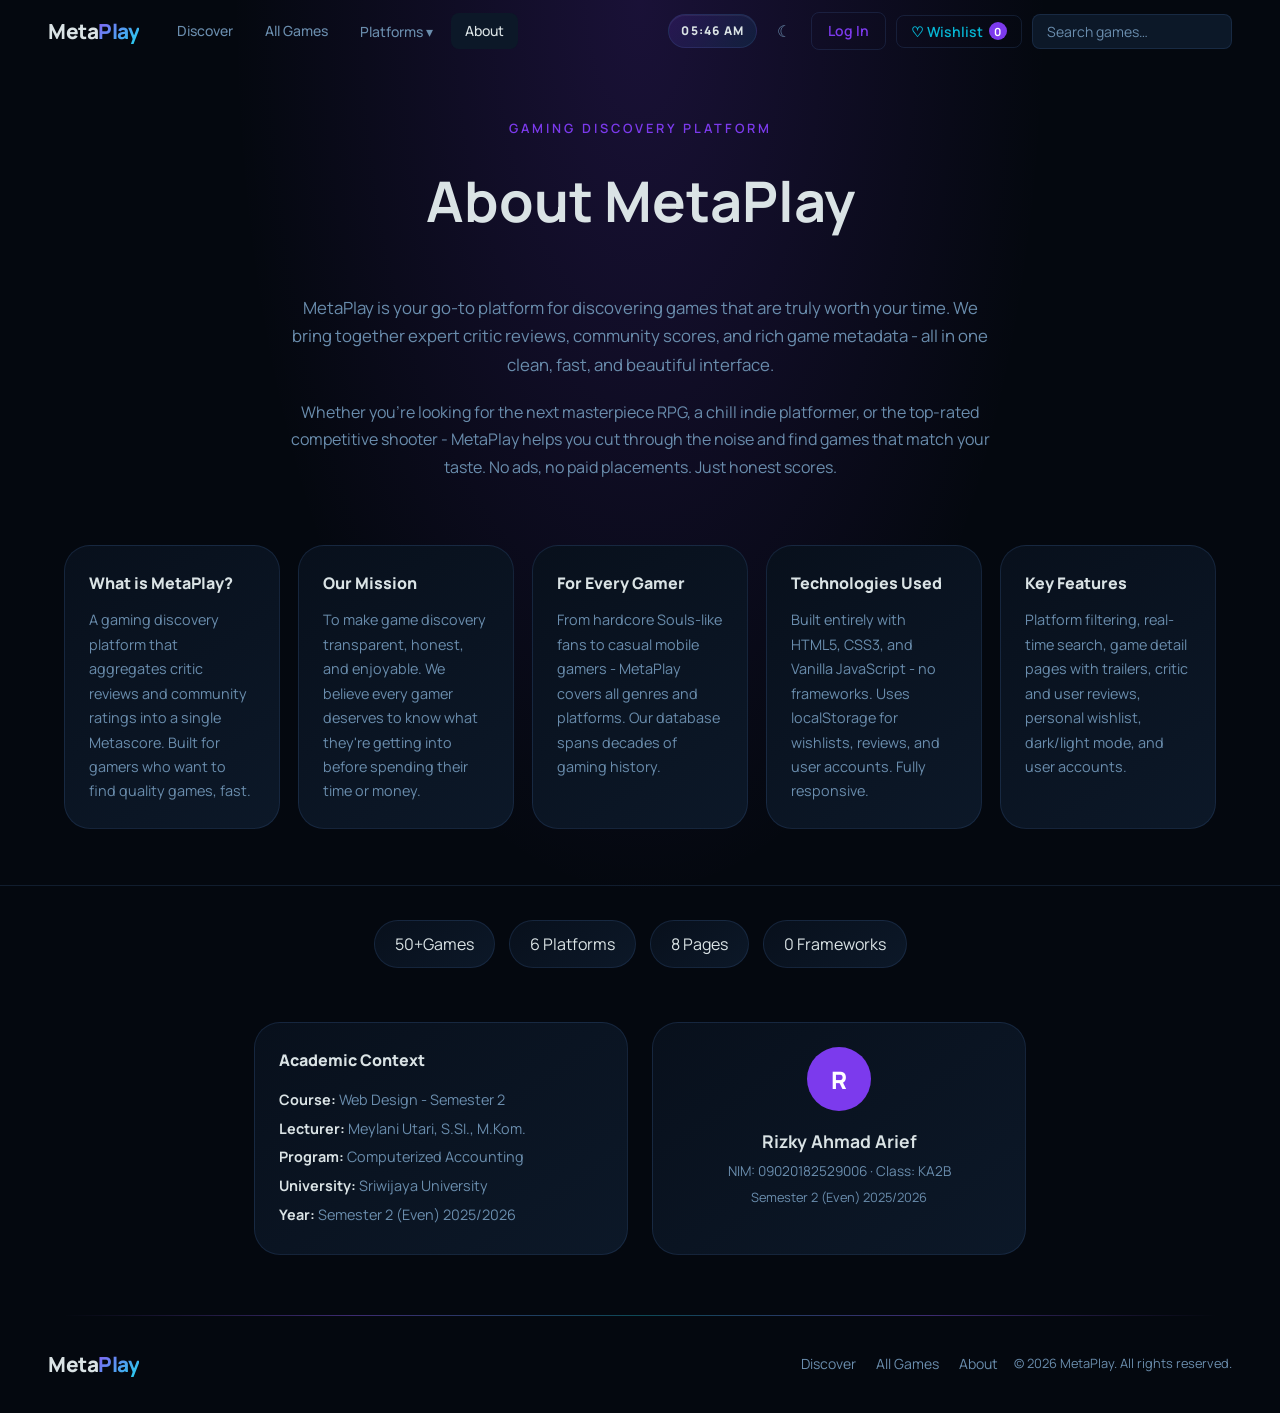
<file: about.html>
<!DOCTYPE html>
<html lang="en" data-theme="dark">
<head>
  <title>About - MetaPlay</title>
  <meta charset="UTF-8">
  <meta name="viewport" content="width=device-width, initial-scale=1.0">
  <link rel="stylesheet" href="css/style.css">
  <link rel="stylesheet" href="css/pages/about.css">
</head>
<body>

<button id="back-to-top" aria-label="Back to top">↑</button>

<!-- Search: navbar, top navigation -->
<header class="navbar">
  <a class="nav-logo" href="index.html">Meta<span>Play</span></a>
  <nav class="nav-links">
    <a href="index.html" class="nav-link">Discover</a>
    <a href="games.html" class="nav-link">All Games</a>
    <div class="platform-menu">
      <span class="platform-trigger">Platforms ▾</span>
      <div class="platform-dropdown">
        <a href="games.html?platform=PC"            class="platform-item">PC</a>
        <a href="games.html?platform=PS5"           class="platform-item">PlayStation 5</a>
        <a href="games.html?platform=PS4"           class="platform-item">PlayStation 4</a>
        <a href="games.html?platform=Xbox Series X/S" class="platform-item">Xbox Series X/S</a>
        <a href="games.html?platform=Xbox One"      class="platform-item">Xbox One</a>
        <a href="games.html?platform=Switch"        class="platform-item">Switch</a>
        <div class="platform-divider"></div>
        <a href="games.html" class="platform-item">All Platforms</a>
      </div>
    </div>
    <a href="about.html" class="nav-link active">About</a>
  </nav>
  <div class="nav-right">
    <span class="live-time" id="liveTime">--:--</span>
    <button class="icon-btn" id="themeToggle">☾</button>
    <a href="login.html" class="nav-login-link" id="navLoginLink">Log In</a>
    <a href="profile.html" class="nav-profile" id="navProfile" style="display:none">
      <div class="nav-avatar" id="navAvatarImg"></div>
      <span class="nav-username" id="navUsernameText"></span>
    </a>
    <button class="wishlist-btn" id="wishlistBtn">
      ♡ Wishlist <span class="wishlist-count" id="wishlistCount">0</span>
    </button>
    <div class="search-wrap">
      <input class="search-input" id="searchField" type="text" placeholder="Search games…" autocomplete="off">
      <div class="search-suggestions" id="suggestionsBox"></div>
    </div>
  </div>
</header>

<!-- Search: hero section, page intro -->
<section class="about-hero">
  <p style="font-size:.8rem;font-weight:600;color:var(--accent);letter-spacing:3px;text-transform:uppercase;margin-bottom:16px;" class="reveal">
    Gaming Discovery Platform
  </p>
  <h1 class="hero-title reveal" style="font-size:clamp(2rem,5vw,3.5rem)">
    About <span>MetaPlay</span>
  </h1>
</section>

<!-- Search: main description -->
<div class="about-content reveal">
  <p class="about-lead">
    MetaPlay is your go-to platform for discovering games that are truly worth your time.
    We bring together expert critic reviews, community scores, and rich game metadata
    - all in one clean, fast, and beautiful interface.
  </p>
  <p class="about-lead" style="font-size:1rem;">
    Whether you're looking for the next masterpiece RPG, a chill indie platformer,
    or the top-rated competitive shooter - MetaPlay helps you cut through the noise
    and find games that match your taste. No ads, no paid placements. Just honest scores.
  </p>
</div>

<!-- Search: feature cards -->
<div class="about-grid">
  <div class="about-card reveal">
    <h3>What is MetaPlay?</h3>
    <p>A gaming discovery platform that aggregates critic reviews and community ratings into a single Metascore. Built for gamers who want to find quality games, fast.</p>
  </div>
  <div class="about-card reveal">
    <h3>Our Mission</h3>
    <p>To make game discovery transparent, honest, and enjoyable. We believe every gamer deserves to know what they're getting into before spending their time or money.</p>
  </div>
  <div class="about-card reveal">
    <h3>For Every Gamer</h3>
    <p>From hardcore Souls-like fans to casual mobile gamers - MetaPlay covers all genres and platforms. Our database spans decades of gaming history.</p>
  </div>
  <div class="about-card reveal">
    <h3>Technologies Used</h3>
    <p>Built entirely with HTML5, CSS3, and Vanilla JavaScript - no frameworks. Uses localStorage for wishlists, reviews, and user accounts. Fully responsive.</p>
  </div>
  <div class="about-card reveal">
    <h3>Key Features</h3>
    <p>Platform filtering, real-time search, game detail pages with trailers, critic and user reviews, personal wishlist, dark/light mode, and user accounts.</p>
  </div>
</div>

<!-- Search: stats section -->
<div class="stats-row reveal">
  <div class="stat"><span class="stat-num" id="gameCountStat">35+ </span><span class="stat-label">Games</span></div>
  <div class="stat"><span class="stat-num">6 </span><span class="stat-label">Platforms</span></div>
  <div class="stat"><span class="stat-num">8 </span><span class="stat-label">Pages</span></div>
  <div class="stat"><span class="stat-num">0 </span><span class="stat-label">Frameworks</span></div>
</div>

<!-- Search: two column info section -->
<div class="about-bottom-grid reveal">

  <!-- Search: academic context -->
  <div class="about-card" style="align-self:start;">
    <h3>Academic Context</h3>
    <p style="line-height:2;">
      <strong style="color:var(--text)">Course:</strong> Web Design - Semester 2<br>
      <strong style="color:var(--text)">Lecturer:</strong> Meylani Utari, S.SI., M.Kom.<br>
      <strong style="color:var(--text)">Program:</strong> Computerized Accounting<br>
      <strong style="color:var(--text)">University:</strong> Sriwijaya University<br>
      <strong style="color:var(--text)">Year:</strong> Semester 2 (Even) 2025/2026
    </p>
  </div>

  <!-- Search: student profile -->
  <div class="about-card" style="text-align:center;align-self:start;">
    <div style="width:64px;height:64px;border-radius:50%;background:var(--accent);color:#fff;font-size:1.5rem;font-weight:800;display:grid;place-items:center;margin:0 auto 16px;">R</div>
    <div style="font-size:1.1rem;font-weight:700;color:var(--text)">Rizky Ahmad Arief</div>
    <div style="font-size:.85rem;color:var(--muted);margin-top:4px">NIM: 09020182529006 · Class: KA2B</div>
    <div style="font-size:.8rem;color:var(--muted);margin-top:4px">Semester 2 (Even) 2025/2026</div>
  </div>

</div>

<!-- Search: footer -->
<footer class="footer">
  <a class="nav-logo" href="index.html">Meta<span>Play</span></a>
  <div class="footer-links">
    <a href="index.html">Discover</a>
    <a href="games.html">All Games</a>
    <a href="about.html">About</a>
  </div>
  <span class="footer-copy">© 2026 MetaPlay. All rights reserved.</span>
</footer>

<script type="module" src="js/pages/about.js"></script>
</body>
</html>
</file>
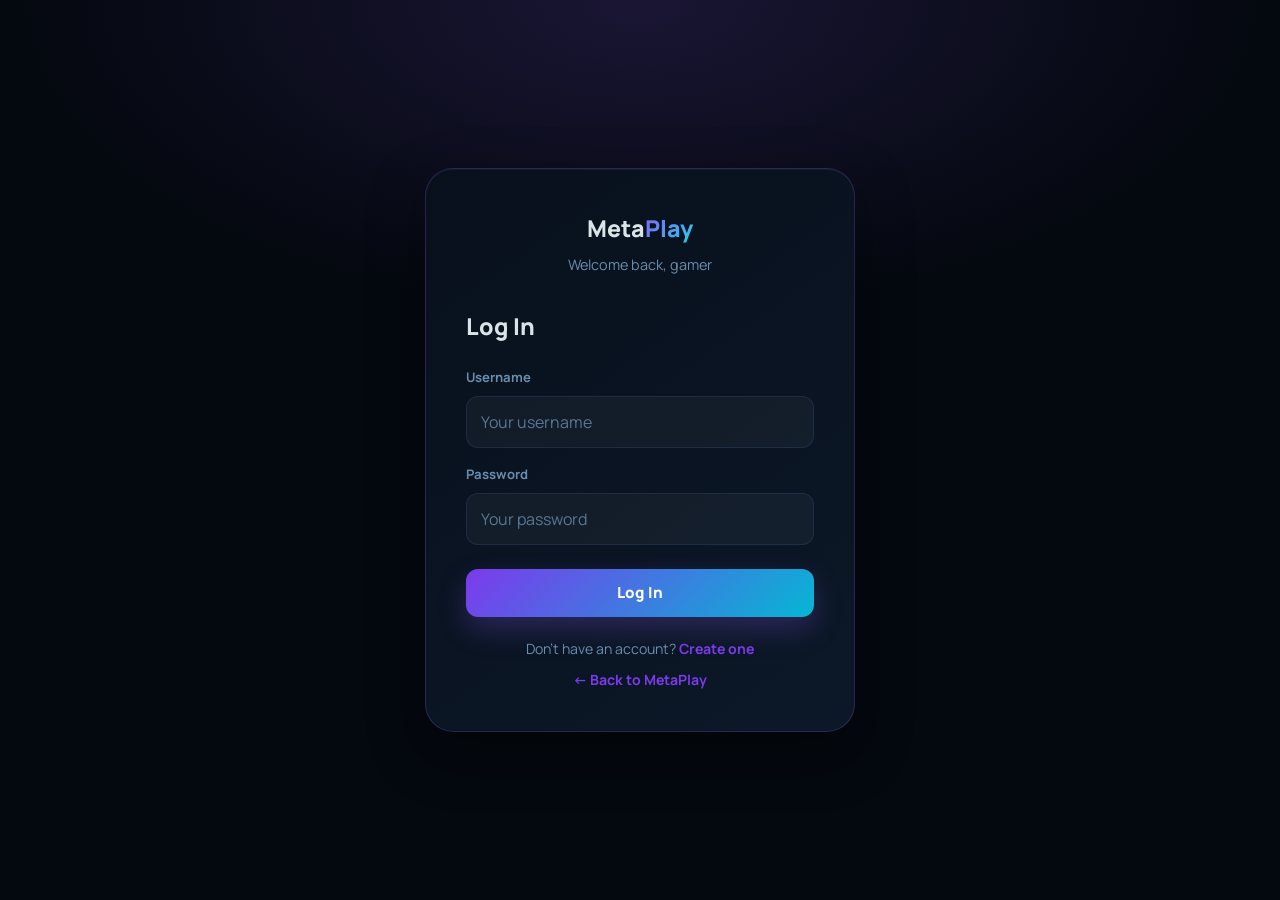
<file: login.html>
<!DOCTYPE html>
<html lang="en" data-theme="dark">
<head>
  <title>Log In - MetaPlay</title>
  <meta charset="UTF-8">
  <meta name="viewport" content="width=device-width, initial-scale=1.0">
  <link rel="stylesheet" href="css/style.css">
  <link rel="stylesheet" href="css/pages/auth.css">
</head>
<body>


<div class="auth-page">
  <div class="auth-card">

    <div class="auth-logo"><a href="index.html">Meta<span>Play</span></a></div>
    <p class="auth-subtitle">Welcome back, gamer</p>

    <h2 class="auth-title">Log In</h2>

    <div class="auth-error" id="loginError"></div>

    <form id="loginForm">
      <div class="form-group">
        <label class="auth-label" for="loginUsername">Username</label>
        <input class="form-input" id="loginUsername" type="text" placeholder="Your username" required autocomplete="username">
      </div>
      <div class="form-group">
        <label class="auth-label" for="loginPassword">Password</label>
        <input class="form-input" id="loginPassword" type="password" placeholder="Your password" required autocomplete="current-password">
      </div>
      <button type="submit" class="submit-btn" id="loginSubmit">Log In</button>
    </form>

    <p class="auth-link">
      Don't have an account? <a href="register.html">Create one</a>
    </p>
    <p class="auth-link compact">
      <a class="auth-back-link" href="index.html">← Back to MetaPlay</a>
    </p>

  </div>
</div>

<script type="module" src="js/pages/login.js"></script>
</body>
</html>
</file>
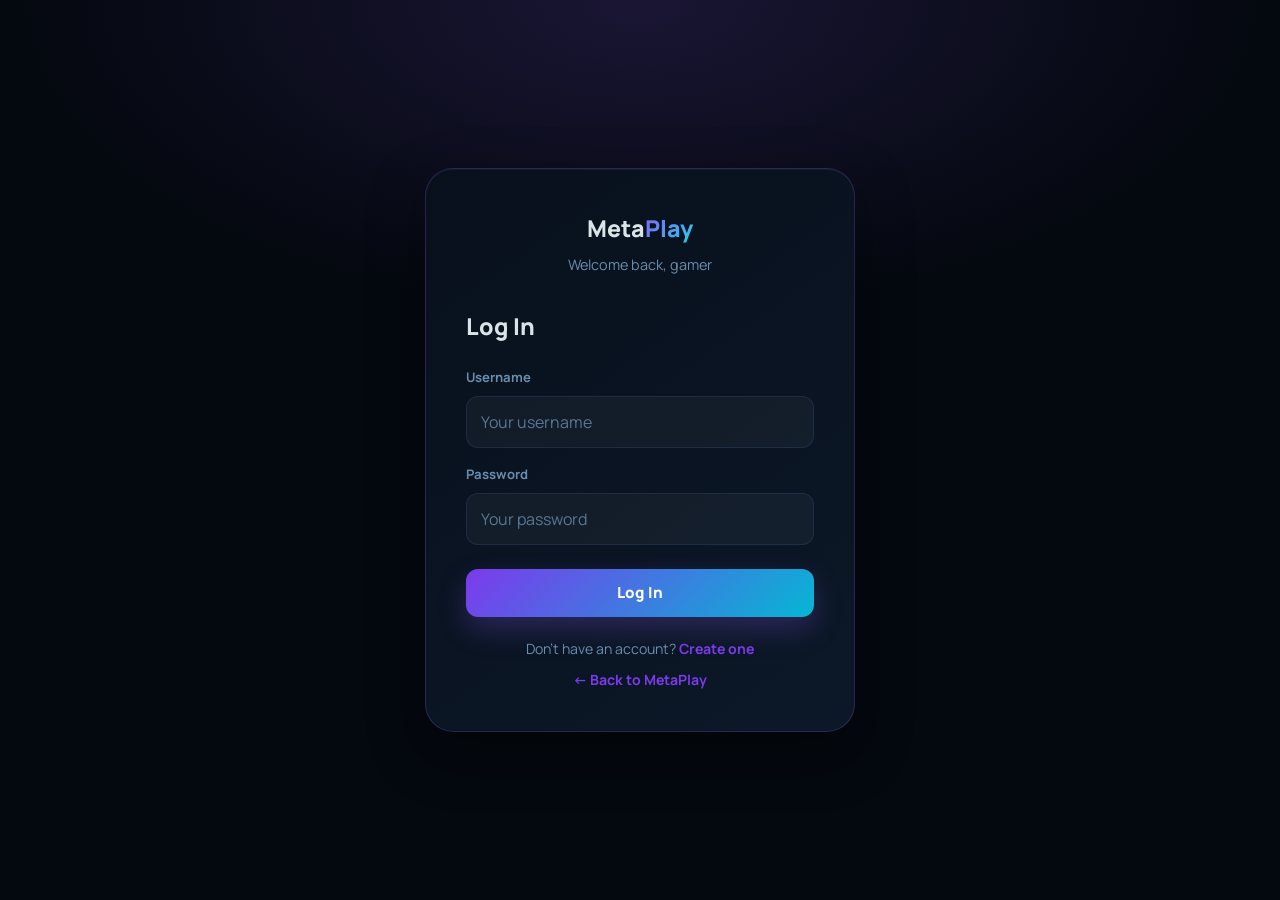
<file: profile.html>
<!DOCTYPE html>
<html lang="en" data-theme="dark">
<head>
  <title>Profile - MetaPlay</title>
  <meta charset="UTF-8">
  <meta name="viewport" content="width=device-width, initial-scale=1.0">
  <link rel="stylesheet" href="css/style.css">
  <link rel="stylesheet" href="css/pages/profile.css">
</head>
<body>

<button id="back-to-top" aria-label="Back to top">↑</button>

<header class="navbar">
  <a class="nav-logo" href="index.html">Meta<span>Play</span></a>
  <nav class="nav-links">
    <a href="index.html" class="nav-link">Discover</a>
    <a href="games.html" class="nav-link">All Games</a>
    <div class="platform-menu">
      <span class="platform-trigger">Platforms ▾</span>
      <div class="platform-dropdown">
        <a href="games.html?platform=PC"            class="platform-item">PC</a>
        <a href="games.html?platform=PS5"           class="platform-item">PlayStation 5</a>
        <a href="games.html?platform=PS4"           class="platform-item">PlayStation 4</a>
        <a href="games.html?platform=Xbox Series X/S" class="platform-item">Xbox Series X/S</a>
        <a href="games.html?platform=Xbox One"      class="platform-item">Xbox One</a>
        <a href="games.html?platform=Switch"        class="platform-item">Switch</a>
        <div class="platform-divider"></div>
        <a href="games.html" class="platform-item">All Platforms</a>
      </div>
    </div>
    <a href="about.html" class="nav-link">About</a>
  </nav>
  <div class="nav-right">
    <span class="live-time" id="liveTime">--:--</span>
    <button class="icon-btn" id="themeToggle">☾</button>
    <a href="login.html" class="nav-login-link" id="navLoginLink">Log In</a>
    <a href="profile.html" class="nav-profile" id="navProfile" style="display:none">
      <div class="nav-avatar" id="navAvatarImg"></div>
      <span class="nav-username" id="navUsernameText"></span>
    </a>
    <button class="wishlist-btn" id="wishlistBtn">
      ♡ Wishlist <span class="wishlist-count" id="wishlistCount">0</span>
    </button>
    <div class="search-wrap">
      <input class="search-input" id="searchField" type="text" placeholder="Search games…" autocomplete="off">
      <div class="search-suggestions" id="suggestionsBox"></div>
    </div>
  </div>
</header>

<div class="profile-page">

  <!-- Search: profile header -->
  <div class="profile-hero">
    <div
      class="profile-avatar"
      id="profileAvatar"
      title="Click to change photo">?</div>
    <input type="file" id="photoUploadInput" accept="image/*" style="display:none">

    <div class="profile-info">
      <h1 class="profile-name" id="profileName">Loading…</h1>
      <p class="profile-since" id="profileSince"></p>

      <!-- Search: edit username -->
      <div class="edit-username-row">
        <button class="edit-toggle-btn" id="editUsernameToggle">Edit Username</button>
      </div>
      <div class="edit-username-wrap" id="editUsernameArea" style="display:none;margin-top:10px;">
        <input class="edit-username-input" id="newUsernameInput" type="text" placeholder="New username…">
        <button class="btn btn-primary save-username-btn" id="saveUsernameBtn">Save</button>
        <span class="username-error" id="usernameError"></span>
      </div>

      <div class="profile-stats">
        <div class="profile-stat">
          <div class="num" id="profileReviewCount">0</div>
          <div class="lbl">Reviews</div>
        </div>
        <div class="profile-stat">
          <div class="num" id="profileWishlistCount">0</div>
          <div class="lbl">Wishlisted</div>
        </div>
      </div>
    </div>

    <div class="profile-actions">
      <a href="wishlist.html" class="btn btn-ghost">View Wishlist</a>
      <button class="logout-btn" id="logoutBtn">Log Out</button>
    </div>
  </div>

  <!-- User's reviews -->
  <h2 class="profile-section-title">My Reviews</h2>
  <div class="profile-reviews-grid" id="profileReviews"></div>

</div>

<footer class="footer">
  <a class="nav-logo" href="index.html">Meta<span>Play</span></a>
  <div class="footer-links">
    <a href="index.html">Discover</a>
    <a href="games.html">All Games</a>
    <a href="about.html">About</a>
  </div>
  <span class="footer-copy">© 2026 MetaPlay. All rights reserved.</span>
</footer>

<script type="module" src="js/pages/profile.js"></script>
</body>
</html>
</file>
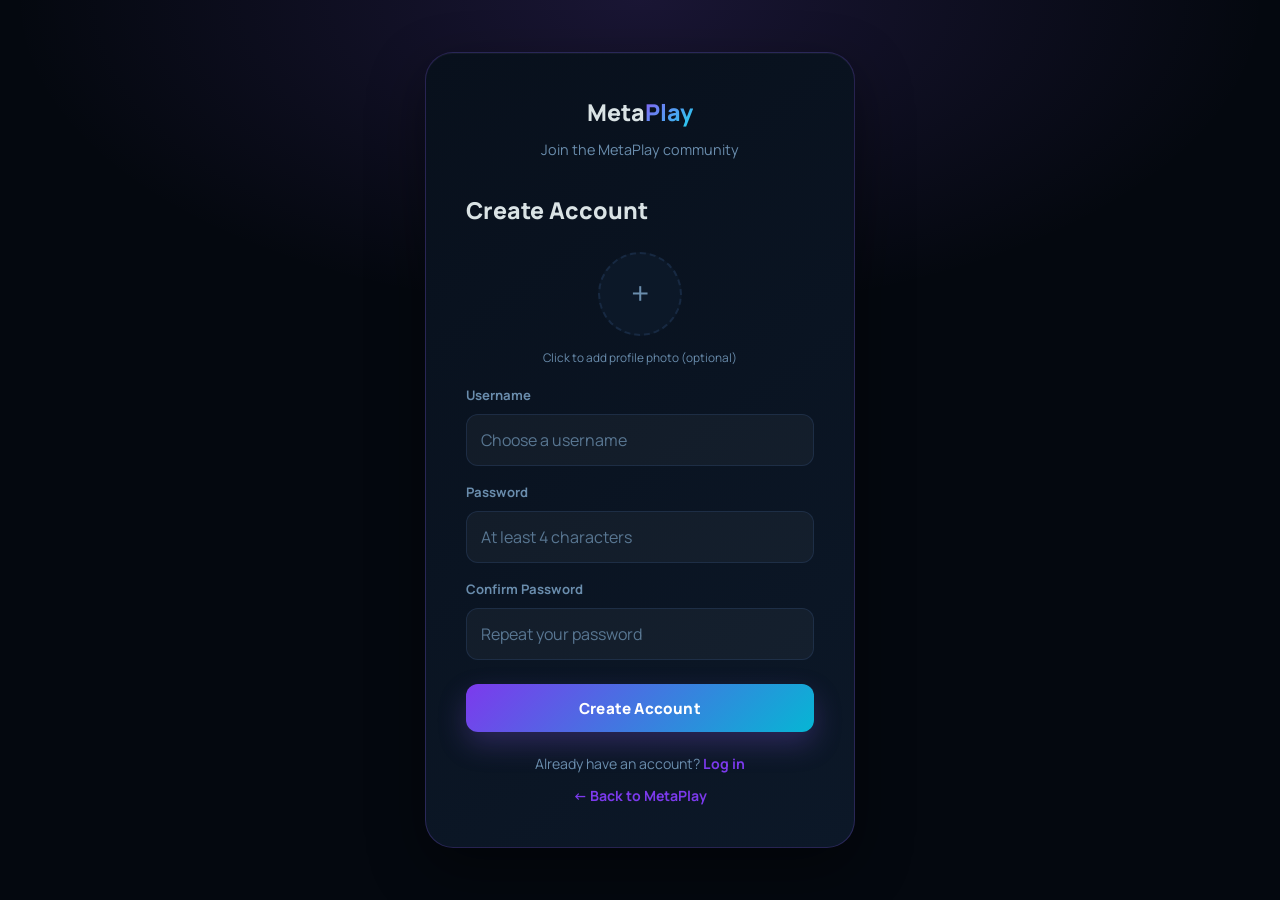
<file: register.html>
<!DOCTYPE html>
<html lang="en" data-theme="dark">
<head>
  <title>Create Account - MetaPlay</title>
  <meta charset="UTF-8">
  <meta name="viewport" content="width=device-width, initial-scale=1.0">
  <link rel="stylesheet" href="css/style.css">
  <link rel="stylesheet" href="css/pages/auth.css">
</head>
<body>


<div class="auth-page">
  <div class="auth-card">

    <div class="auth-logo"><a href="index.html">Meta<span>Play</span></a></div>
    <p class="auth-subtitle">Join the MetaPlay community</p>

    <h2 class="auth-title">Create Account</h2>

    <!-- Search: upload profile photo -->
    <div class="photo-upload">
      <div
        class="photo-preview"
        id="regPhotoPreview"
        title="Click to upload photo">+</div>
      <span class="photo-hint">Click to add profile photo (optional)</span>
    </div>
    <input type="file" id="regPhotoInput" accept="image/*" style="display:none">

    <div class="auth-error" id="registerError"></div>

    <form id="registerForm">
      <div class="form-group">
        <label class="auth-label" for="regUsername">Username</label>
        <input class="form-input" id="regUsername" type="text" placeholder="Choose a username" required autocomplete="username" minlength="3">
      </div>
      <div class="form-group">
        <label class="auth-label" for="regPassword">Password</label>
        <input class="form-input" id="regPassword" type="password" placeholder="At least 4 characters" required autocomplete="new-password" minlength="4">
      </div>
      <div class="form-group">
        <label class="auth-label" for="regConfirm">Confirm Password</label>
        <input class="form-input" id="regConfirm" type="password" placeholder="Repeat your password" required autocomplete="new-password">
      </div>
      <button type="submit" class="submit-btn" id="registerSubmit">Create Account</button>
    </form>

    <p class="auth-link">
      Already have an account? <a href="login.html">Log in</a>
    </p>
    <p class="auth-link compact">
      <a class="auth-back-link" href="index.html">← Back to MetaPlay</a>
    </p>

  </div>
</div>

<script type="module" src="js/pages/register.js"></script>
</body>
</html>
</file>
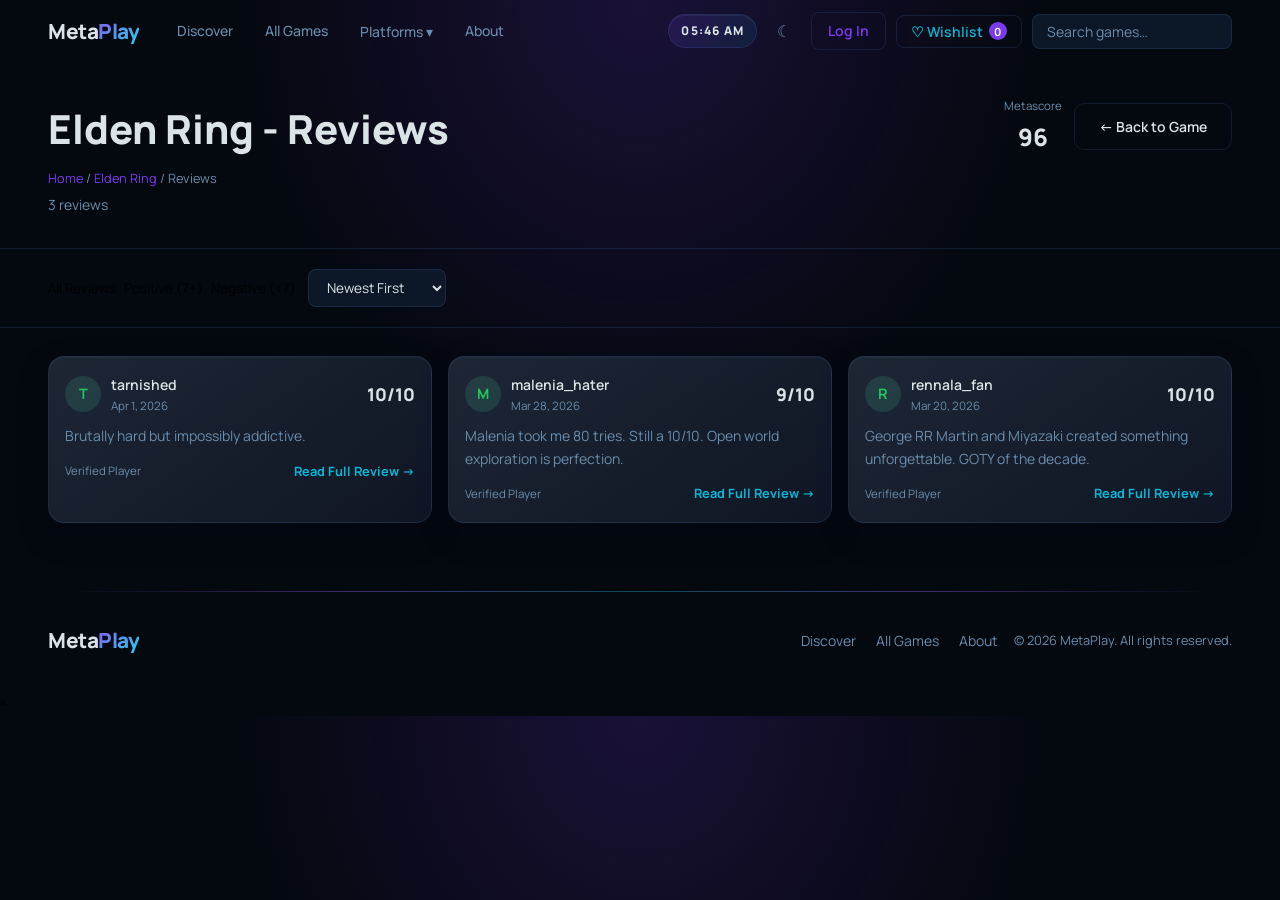
<file: reviews.html>
<!DOCTYPE html>
<html lang="en" data-theme="dark">
<head>
  <!--
    Search: reviews page, review page, all reviews page, review page.
    This page reads ?id=gameId to show reviews for one game.
  -->
  <title>Reviews - MetaPlay</title>
  <meta charset="UTF-8">
  <meta name="viewport" content="width=device-width, initial-scale=1.0">
  <link rel="stylesheet" href="css/style.css">
  <link rel="stylesheet" href="css/pages/reviews.css">
</head>
<body>

<button id="back-to-top" aria-label="Back to top">↑</button>

<header class="navbar">
  <a class="nav-logo" href="index.html">Meta<span>Play</span></a>
  <nav class="nav-links">
    <a href="index.html" class="nav-link">Discover</a>
    <a href="games.html" class="nav-link">All Games</a>
    <div class="platform-menu">
      <span class="platform-trigger">Platforms ▾</span>
      <div class="platform-dropdown">
        <a href="games.html?platform=PC"            class="platform-item">PC</a>
        <a href="games.html?platform=PS5"           class="platform-item">PlayStation 5</a>
        <a href="games.html?platform=PS4"           class="platform-item">PlayStation 4</a>
        <a href="games.html?platform=Xbox Series X/S" class="platform-item">Xbox Series X/S</a>
        <a href="games.html?platform=Xbox One"      class="platform-item">Xbox One</a>
        <a href="games.html?platform=Switch"        class="platform-item">Switch</a>
        <div class="platform-divider"></div>
        <a href="games.html" class="platform-item">All Platforms</a>
      </div>
    </div>
    <a href="about.html" class="nav-link">About</a>
  </nav>
  <div class="nav-right">
    <span class="live-time" id="liveTime">--:--</span>
    <button class="icon-btn" id="themeToggle">☾</button>
    <a href="login.html" class="nav-login-link" id="navLoginLink">Log In</a>
    <a href="profile.html" class="nav-profile" id="navProfile" style="display:none">
      <div class="nav-avatar" id="navAvatarImg"></div>
      <span class="nav-username" id="navUsernameText"></span>
    </a>
    <button class="wishlist-btn" id="wishlistBtn">
      ♡ Wishlist <span class="wishlist-count" id="wishlistCount">0</span>
    </button>
    <div class="search-wrap">
      <input class="search-input" id="searchField" type="text" placeholder="Search games…" autocomplete="off">
      <div class="search-suggestions" id="suggestionsBox"></div>
    </div>
  </div>
</header>

<div class="page-header">
  <div style="display:flex;align-items:flex-start;justify-content:space-between;flex-wrap:wrap;gap:16px;">
    <div>
      <h1 id="gameTitle">Loading…</h1>
      <div class="breadcrumb" id="breadcrumb"></div>
      <p class="review-count" id="reviewCount">0 reviews</p>
    </div>
    <div style="display:flex;align-items:center;gap:12px;">
      <div class="meta-badge" id="metaBadge"></div>
      <a href="#" id="backButton" class="btn btn-ghost" style="font-size:.875rem">← Back to Game</a>
    </div>
  </div>
</div>

<div class="reviews-controls">
  <div style="display:flex;gap:8px;flex-wrap:wrap;">
    <button class="tab active" data-filter="all">All Reviews</button>
    <button class="tab" data-filter="positive">Positive (7+)</button>
    <button class="tab" data-filter="negative">Negative (&lt;7)</button>
  </div>
  <select class="sort-select" id="sortSelect">
    <option value="newest">Newest First</option>
    <option value="highest">Highest Score</option>
    <option value="lowest">Lowest Score</option>
  </select>
</div>

<div class="reviews-grid" id="reviewsList"></div>

<div class="empty-state" id="emptyState" style="display:none">
  <div class="empty-icon">📝</div>
  <h3 class="empty-title">No Reviews Yet</h3>
  <p class="empty-text">Be the first to share your experience!</p>
  <a href="#" id="writeReviewLink" class="btn btn-primary">Write a Review</a>
</div>

<footer class="footer" style="margin-top:40px">
  <a class="nav-logo" href="index.html">Meta<span>Play</span></a>
  <div class="footer-links">
    <a href="index.html">Discover</a>
    <a href="games.html">All Games</a>
    <a href="about.html">About</a>
  </div>
  <span class="footer-copy">© 2026 MetaPlay. All rights reserved.</span>
</footer>

<div class="viewer-overlay" id="reviewViewerOverlay">
  <div class="viewer-panel">
    <button class="viewer-close" id="closeViewerBtn">×</button>
    <div class="viewer-header">
      <div class="viewer-score" id="viewerScore"></div>
      <div>
        <div class="viewer-source" id="viewerSource"></div>
        <div class="viewer-date" id="viewerDate"></div>
      </div>
    </div>
    <p class="viewer-text" id="viewerText"></p>
  </div>
</div>

<script type="module" src="js/pages/reviewsPage.js"></script>
</body>
</html>
</file>
<file: css/style.css>
/*
  Main website style file.
  Search keywords: global style, theme colors, navbar, button, game card, footer, responsive mobile.
*/

@import url('https://fonts.googleapis.com/css2?family=Manrope:wght@300;400;500;600;700;800&display=swap');

/* Search: theme variables, colors, spacing, border radius */
:root {
  /* Search: dark theme colors */
  --bg:      #080B16;
  --card:    #101827;
  --card-2:  #172033;
  --accent:  #7C3AED;
  --accent-2:#06B6D4;
  --surface: #A78BFA;
  --text:    #F8FAFC;
  --muted:   #B6C2D4;
  --border:  rgba(124,58,237,.30);

  /* Search: score colors, high score, mid score, low score */
  --high: #22C55E;
  --mid:  #F59E0B;
  --low:  #EF4444;

  /* Search: spacing and rounded corners */
  --r:      16px;
  --r-lg:   28px;
  --t:      .25s ease;
  --shadow: 0 18px 60px rgba(2,6,23,.56);
  --glow:   0 0 34px rgba(124,58,237,.34);

  /* Search: main font */
  --font: 'Manrope', sans-serif;

  /* Search: glass effect, navbar blur */
  --glass-bg:     rgba(8,11,22,.74);
  --glass-border: rgba(124,58,237,.24);
  --glass-blur:   blur(20px) saturate(1.5);
}

/* Search: browser reset */
*, *::before, *::after { box-sizing: border-box; margin: 0; padding: 0; }
html { scroll-behavior: smooth; }

/* Search: body background, dark theme background */
body {
  font-family: var(--font);
  background:
    radial-gradient(ellipse at top, rgba(124,58,237,.18), transparent 45%),
    var(--bg);
  color: var(--text);
  overflow-x: hidden;
  line-height: 1.65;
  -webkit-font-smoothing: antialiased;
}

/* Search: light theme background */
[data-theme="light"] {
  --bg:      #F8F5FF;
  --card:    #FFFFFF;
  --card-2:  #EEE7FF;
  --text:    #111827;
  --muted:   #475569;
  --border:  rgba(124,58,237,.22);
  --shadow:  0 18px 44px rgba(76,29,149,.13);
  --glow:    0 0 28px rgba(6,182,212,.18);
  --glass-bg:     rgba(255,255,255,.88);
  --glass-border: rgba(124,58,237,.22);
}

[data-theme="light"] body {
  background: #F8F5FF;
}

img  { display: block; max-width: 100%; }
a    { text-decoration: none; color: inherit; }
button { cursor: pointer; border: none; background: none; font-family: var(--font); }
input, select, textarea { font-family: var(--font); }

/* Search: smooth transitions */
*, *::before, *::after {
  transition-timing-function: cubic-bezier(0.4, 0, 0.2, 1);
}

/* Search: scroll reveal animation */
.reveal {
  opacity: 0;
  transform: translateY(22px);
  transition: opacity 0.70s cubic-bezier(0.4, 0, 0.2, 1),
              transform 0.70s cubic-bezier(0.4, 0, 0.2, 1);
}
.reveal.revealed { opacity: 1; transform: translateY(0); }

/* Search: back to top button */
#back-to-top {
  position: fixed; bottom: 24px; right: 24px; z-index: 200;
  width: 42px; height: 42px; border-radius: 50%;
  background: linear-gradient(135deg, #8B5CF6, #22D3EE); color: #fff;
  font-size: 1.1rem; display: grid; place-items: center;
  box-shadow: 0 4px 20px rgba(139,92,246,.50);
  opacity: 0; transform: translateY(16px);
  transition: opacity 0.3s ease, transform 0.3s cubic-bezier(0.4, 0, 0.2, 1), box-shadow 0.3s ease;
}
#back-to-top.visible { opacity: 1; transform: translateY(0); }
#back-to-top:hover   { transform: translateY(-3px); box-shadow: 0 10px 30px rgba(139,92,246,.60); }

/* Search: navbar, top navigation, fixed menu */
.navbar {
  position: fixed; top: 0; left: 0; right: 0; z-index: 100;
  height: 62px;
  display: flex; align-items: center; gap: 24px;
  padding: 0 clamp(16px,4vw,48px);
  background: transparent;
  transition: background 0.45s ease, box-shadow 0.45s ease,
              transform 0.4s cubic-bezier(0.4, 0, 0.2, 1);
}
.navbar.scrolled {
  background: var(--glass-bg);
  backdrop-filter: var(--glass-blur);
  -webkit-backdrop-filter: var(--glass-blur);
  border-bottom: 1px solid var(--glass-border);
  box-shadow: 0 4px 28px rgba(0,0,0,.35);
}
[data-theme="light"] .navbar.scrolled {
  background: rgba(220,236,250,.88);
  box-shadow: 0 4px 28px rgba(0,0,0,.10), 0 1px 0 rgba(139,92,246,.18);
}

.nav-logo {
  font-size: 1.3rem; font-weight: 800;
  color: var(--text); letter-spacing: -0.5px; flex-shrink: 0;
}
.nav-logo span, .nav-logo em {
  background: linear-gradient(135deg, #8B5CF6, #22D3EE);
  -webkit-background-clip: text; -webkit-text-fill-color: transparent;
  background-clip: text; font-style: normal;
}

.nav-links { display: flex; align-items: center; gap: 4px; margin-right: auto; }
.nav-link {
  padding: 6px 14px; border-radius: 8px;
  font-size: .875rem; font-weight: 500; color: var(--muted);
  transition: color 0.3s ease, background 0.3s ease;
}
.nav-link:hover, .nav-link.active { color: var(--text); background: var(--card-2); }

/* Search: platform dropdown, platform menu */
.platform-menu { position: relative; }
.platform-trigger {
  padding: 6px 14px; border-radius: 8px;
  font-size: .875rem; font-weight: 500; color: var(--muted);
  cursor: pointer; transition: color 0.3s ease, background 0.3s ease;
  white-space: nowrap;
}
.platform-trigger:hover { color: var(--text); background: var(--card-2); }

.platform-dropdown {
  position: absolute; top: calc(100% + 10px); left: 0;
  min-width: 224px;
  background: var(--glass-bg);
  backdrop-filter: var(--glass-blur);
  -webkit-backdrop-filter: var(--glass-blur);
  border: 1px solid var(--glass-border); border-radius: var(--r);
  padding: 8px; box-shadow: 0 20px 56px rgba(0,0,0,.50);
  opacity: 0; visibility: hidden; transform: translateY(-8px);
  transition: opacity .22s ease, transform .22s ease, visibility .22s ease;
  pointer-events: none;
}
.platform-dropdown.open {
  opacity: 1; visibility: visible;
  transform: translateY(0); pointer-events: all;
}
[data-theme="light"] .platform-dropdown {
  background: rgba(220,236,250,.94);
  box-shadow: 0 16px 48px rgba(0,0,0,.14);
}

.platform-item {
  display: flex; align-items: center; justify-content: space-between;
  padding: 9px 14px; border-radius: 8px;
  font-size: .875rem; color: var(--muted); transition: var(--t);
}
.platform-item:hover { background: var(--card-2); color: var(--text); }
.platform-item.active { color: var(--accent); }
.platform-divider { height: 1px; background: var(--border); margin: 6px 0; }
.platform-count { font-size: .75rem; color: var(--accent); font-weight: 600; }

/* Search: navbar right side, login, profile, wishlist */
.nav-right { display: flex; align-items: center; gap: 10px; margin-left: auto; }
.live-time {
  font-size: .75rem; color: var(--text); font-weight: 800; letter-spacing: 1.2px;
  padding: 6px 12px; border: 1px solid var(--border); border-radius: 999px;
  background: linear-gradient(135deg, rgba(124,58,237,.16), rgba(6,182,212,.10));
  box-shadow: inset 0 1px 0 rgba(255,255,255,.06);
}

.icon-btn {
  width: 34px; height: 34px; border-radius: 8px;
  display: grid; place-items: center;
  font-size: 1rem; color: var(--muted); transition: var(--t);
}
.icon-btn:hover { background: var(--card-2); color: var(--text); }

.wishlist-btn {
  display: flex; align-items: center; gap: 6px;
  padding: 6px 14px; border-radius: 8px;
  font-size: .875rem; font-weight: 600; color: var(--accent-2);
  border: 1px solid var(--border); transition: var(--t);
}
.wishlist-btn:hover { background: var(--card-2); }
.wishlist-count {
  background: var(--accent); color: #fff;
  font-size: .7rem; font-weight: 700;
  width: 18px; height: 18px; border-radius: 50%;
  display: grid; place-items: center;
}

.nav-login-link {
  padding: 6px 16px; border-radius: 8px;
  font-size: .875rem; font-weight: 600;
  color: var(--accent); border: 1px solid var(--border); transition: var(--t);
}
.nav-login-link:hover { background: var(--card-2); }

.nav-profile {
  display: flex; align-items: center; gap: 8px;
  padding: 4px 12px 4px 4px; border-radius: 24px;
  border: 1px solid var(--border);
  cursor: pointer; transition: var(--t); text-decoration: none;
}
.nav-profile:hover { background: var(--card-2); }
.nav-avatar {
  width: 30px; height: 30px; border-radius: 50%;
  background: var(--accent); color: #fff;
  font-size: .8rem; font-weight: 700;
  display: grid; place-items: center;
  background-size: cover; background-position: center; flex-shrink: 0;
}
.nav-username { font-size: .8rem; font-weight: 600; color: var(--text); }

/* Search: navbar search, search suggestions */
.search-wrap { position: relative; }
.search-input {
  width: 200px; padding: 7px 14px;
  border-radius: 8px; border: 1px solid var(--border);
  background: var(--card-2); color: var(--text);
  font-size: .875rem; outline: none; transition: var(--t);
}
.search-input:focus { border-color: var(--accent); width: 240px; }
.search-input::placeholder { color: var(--muted); }

.search-suggestions {
  position: absolute; top: calc(100% + 6px); right: 0;
  width: 300px;
  background: var(--glass-bg);
  backdrop-filter: var(--glass-blur);
  -webkit-backdrop-filter: var(--glass-blur);
  border: 1px solid var(--glass-border); border-radius: var(--r);
  box-shadow: var(--shadow); display: none; z-index: 50;
}
.search-suggestions.show { display: block; }
[data-theme="light"] .search-suggestions { background: rgba(220,236,250,.96); }

.suggestion-item {
  display: flex; align-items: center; gap: 10px;
  padding: 10px 14px; cursor: pointer;
  font-size: .875rem; transition: var(--t);
}
.suggestion-item:hover { background: var(--card-2); }
.suggestion-item img { width: 36px; height: 36px; border-radius: 6px; object-fit: cover; }
.suggestion-all { color: var(--accent); font-weight: 500; }

/* Search: button styles, primary button, ghost button */
.btn {
  display: inline-flex; align-items: center; gap: 6px;
  padding: 11px 24px; border-radius: 10px;
  font-size: .9rem; font-weight: 600; cursor: pointer; border: none;
  transition: filter 0.3s ease, transform 0.3s cubic-bezier(0.4, 0, 0.2, 1), box-shadow 0.3s ease;
}
.btn-primary {
  background: linear-gradient(135deg, #8B5CF6, #22D3EE);
  color: #fff;
  box-shadow: 0 4px 18px rgba(139,92,246,.38);
}
.btn-primary:hover {
  filter: brightness(1.12);
  transform: translateY(-3px);
  box-shadow: 0 10px 28px rgba(139,92,246,.50);
}
.btn-ghost { border: 1px solid var(--border); color: var(--text); background: transparent; }
.btn-ghost:hover { background: var(--card-2); transform: translateY(-1px); }
.btn-danger { background: var(--low); color: #fff; }
.btn-danger:hover { filter: brightness(1.1); }

/* Search: page section spacing */
.section { padding: 56px clamp(24px,5vw,60px); position: relative; }

/* Search: section divider */
.section + .section::before {
  content: '';
  position: absolute; top: 0; left: 6%; right: 6%; height: 1px;
  background: linear-gradient(90deg, transparent, rgba(139,92,246,.22), rgba(34,211,238,.18), rgba(139,92,246,.22), transparent);
}
[data-theme="light"] .section + .section::before {
  background: linear-gradient(90deg, transparent, rgba(139,92,246,.28), rgba(34,211,238,.22), rgba(139,92,246,.28), transparent);
}

.section-header {
  display: flex; align-items: center; justify-content: space-between; margin-bottom: 24px;
}
.section-title { font-size: clamp(1.4rem,3vw,1.9rem); font-weight: 800; color: var(--text); }
.section-title span {
  background: linear-gradient(135deg, #8B5CF6, #22D3EE);
  -webkit-background-clip: text; -webkit-text-fill-color: transparent; background-clip: text;
}
.section-link { font-size: .875rem; font-weight: 600; color: var(--accent); transition: var(--t); }
.section-link:hover { color: var(--accent-2); }

/* Search: game grid layout */
.game-grid        { display: grid; grid-template-columns: repeat(4,1fr); gap: 16px; }
.game-grid-padded { padding: 0 clamp(24px,5vw,64px) 48px; }

/* Search: game card, cover image, score badge, wishlist heart */
.game-card {
  display: flex;
  background: linear-gradient(145deg, var(--card) 0%, var(--card-2) 100%);
  border: 1px solid var(--border);
  border-radius: var(--r-lg); overflow: hidden;
  transition: transform 0.38s cubic-bezier(0.4, 0, 0.2, 1),
              box-shadow 0.38s cubic-bezier(0.4, 0, 0.2, 1),
              border-color 0.38s ease;
  min-height: 150px;
  box-shadow: 0 14px 40px rgba(2,6,23,.28), inset 0 1px 0 rgba(255,255,255,.04);
}
.game-card:hover {
  transform: translateY(-6px);
  border-color: rgba(139,92,246,.40);
  box-shadow: 0 24px 64px rgba(0,0,0,.55),
              0 0 0 1px rgba(139,92,246,.22),
              0 0 48px rgba(139,92,246,.09);
}
[data-theme="light"] .game-card {
  background: linear-gradient(145deg, rgba(240,248,255,.96) 0%, rgba(225,238,252,.92) 100%);
  border-color: rgba(139,92,246,.18);
  box-shadow: 0 2px 14px rgba(139,92,246,.08);
}
[data-theme="light"] .game-card:hover {
  border-color: rgba(139,92,246,.35);
  box-shadow: 0 14px 40px rgba(139,92,246,.16), 0 0 0 1px rgba(139,92,246,.16);
}

.card-cover-link { display: block; flex-shrink: 0; width: 185px; align-self: stretch; background: var(--card-2); }
.card-cover      { width: 100%; height: 100%; min-height: 150px; }
.card-cover img  { width: 100%; height: 100%; min-height: 150px; object-fit: cover; display: block; filter: saturate(1.08) contrast(1.03); }
.card-score {
  position: absolute; top: 10px; left: 10px;
  width: 36px; height: 36px; border-radius: 8px;
  display: grid; place-items: center;
  font-size: .875rem; font-weight: 800;
  background: rgba(0,0,0,.78); backdrop-filter: blur(6px);
}
.card-score.high { color: var(--high); border: 1px solid rgba(78,204,163,.32); }
.card-score.mid  { color: var(--mid);  border: 1px solid rgba(232,184,75,.32); }
.card-score.low  { color: var(--low);  border: 1px solid rgba(224,92,92,.32); }

.card-body {
  flex: 1; min-width: 0; padding: 18px 16px;
  display: flex; flex-direction: column; gap: 8px; overflow: hidden;
}
.card-top { display: flex; align-items: flex-start; justify-content: space-between; gap: 8px; }
.card-title { font-size: 1rem; font-weight: 700; color: var(--text); line-height: 1.3; overflow-wrap: break-word; word-break: break-word; }
.card-title a { color: inherit; }
.card-title a:hover { color: var(--accent-2); }

.wishlist-toggle {
  font-size: 1rem; flex-shrink: 0;
  width: 30px; height: 30px; border-radius: 50%;
  display: grid; place-items: center; background: transparent;
  border: 1.5px solid rgba(224,92,92,.45); color: rgba(224,92,92,.65);
  transition: background 0.3s ease, border-color 0.3s ease,
              color 0.3s ease, transform 0.3s ease, box-shadow 0.3s ease;
}
.wishlist-toggle:hover {
  background: rgba(224,92,92,.12);
  border-color: #e05c5c; color: #e05c5c;
  transform: scale(1.14);
  box-shadow: 0 0 14px rgba(224,92,92,.28);
}
.wishlist-toggle.active {
  background: rgba(224,92,92,.18);
  border-color: #e05c5c; color: #e05c5c;
  box-shadow: 0 0 12px rgba(224,92,92,.22);
}

.card-meta { display: flex; gap: 8px; align-items: center; flex-wrap: wrap; }
.card-genre { font-size: .72rem; color: var(--accent); font-weight: 600; text-transform: uppercase; letter-spacing: .5px; }
.card-year  { font-size: .72rem; color: var(--muted); font-weight: 500; }

.card-platforms { display: flex; flex-wrap: wrap; gap: 4px; }
.ptag {
  padding: 2px 8px; border-radius: 20px;
  font-size: .68rem; font-weight: 600; color: var(--muted);
  background: var(--card-2); border: 1px solid var(--border);
}
.card-cta {
  margin-top: auto; display: inline-flex; align-items: center; gap: 4px;
  font-size: .8rem; font-weight: 700; color: var(--accent); transition: var(--t);
}
.card-cta:hover { color: var(--accent-2); gap: 8px; }

/* Search: skeleton card loading */
.skeleton-card { display: flex; background: var(--card); border: 1px solid var(--border); border-radius: var(--r-lg); overflow: hidden; }
.skeleton      { background: var(--card-2); border-radius: 6px; }
.skeleton-card .sk-cover   { width: 130px; min-height: 160px; border-radius: 0; }
.skeleton-card .sk-body    { flex: 1; padding: 18px 16px; display: flex; flex-direction: column; gap: 10px; }
.skeleton-card .sk-line    { height: 14px; width: 85%; }
.skeleton-card .sk-line.short   { width: 60%; height: 12px; }
.skeleton-card .sk-line.shorter { width: 40%; height: 12px; }
@keyframes pulse { 0%,100% { opacity: .45; } 50% { opacity: 1; } }
.skeleton { animation: pulse 1.5s ease infinite; }

/* Search: empty state, no results */
.empty-state {
  display: flex; flex-direction: column;
  align-items: center; justify-content: center;
  text-align: center;
  padding: 72px 32px;
  width: 100%; max-width: 420px;
  margin: 0 auto;
}
.empty-icon {
  font-size: 2.4rem;
  width: 80px; height: 80px; border-radius: 50%;
  display: grid; place-items: center;
  margin-bottom: 24px;
  background: radial-gradient(circle, rgba(139,92,246,.18) 0%, rgba(139,92,246,.06) 60%, transparent 100%);
  border: 1px solid rgba(139,92,246,.22);
  box-shadow: 0 0 32px rgba(139,92,246,.15), inset 0 0 20px rgba(139,92,246,.07);
  transition: transform 0.38s ease, box-shadow 0.38s ease;
}
.empty-state:hover .empty-icon {
  transform: translateY(-4px);
  box-shadow: 0 0 44px rgba(139,92,246,.24), inset 0 0 22px rgba(139,92,246,.09);
}
[data-theme="light"] .empty-icon {
  background: radial-gradient(circle, rgba(139,92,246,.14) 0%, rgba(139,92,246,.04) 60%, transparent 100%);
  border-color: rgba(139,92,246,.26);
}
.empty-title { font-size: 1.55rem; font-weight: 800; color: var(--text); margin-bottom: 10px; letter-spacing: -.3px; line-height: 1.2; }
.empty-text  { font-size: .925rem; color: var(--muted); line-height: 1.65; max-width: 280px; margin-bottom: 28px; }
.empty-state .btn { padding: 12px 28px; font-size: .9rem; }

/* Search: footer */
.footer {
  display: flex; align-items: center; flex-wrap: wrap;
  gap: 16px; padding: 32px clamp(16px,4vw,48px);
  border-top: none; position: relative;
}
.footer::before {
  content: '';
  position: absolute; top: 0; left: 5%; right: 5%; height: 1px;
  background: linear-gradient(90deg, transparent, rgba(139,92,246,.42), rgba(34,211,238,.32), rgba(139,92,246,.42), transparent);
}
[data-theme="light"] .footer::before {
  background: linear-gradient(90deg, transparent, rgba(139,92,246,.35), rgba(34,211,238,.28), rgba(139,92,246,.35), transparent);
}
.footer-links { display: flex; gap: 20px; margin-left: auto; }
.footer-links a { font-size: .875rem; color: var(--muted); transition: var(--t); }
.footer-links a:hover { color: var(--text); }
.footer-copy { font-size: .8rem; color: var(--muted); }

/* Search: utility classes */
/* Search: gradient text */
.gradient-text {
  background: linear-gradient(135deg, #8B5CF6 0%, #22D3EE 55%, #C4B5FD 100%);
  -webkit-background-clip: text; -webkit-text-fill-color: transparent; background-clip: text;
}

/* Search: custom scrollbar */
::-webkit-scrollbar       { width: 5px; height: 5px; }
::-webkit-scrollbar-track { background: var(--bg); }
::-webkit-scrollbar-thumb { background: rgba(139,92,246,.38); border-radius: 10px; }
::-webkit-scrollbar-thumb:hover { background: rgba(139,92,246,.62); }
* { scrollbar-width: thin; scrollbar-color: rgba(139,92,246,.38) var(--bg); }

/* Search: responsive layout, mobile layout, tablet layout */
@media (max-width: 1100px) {
  .about-grid { grid-template-columns: repeat(3,1fr); }
}
@media (max-width: 900px) {
  .two-col { grid-template-columns: 1fr; padding: 28px 20px 60px; }
  .card-cover-link { width: 145px; }
  .gotw-card { flex-direction: column; }
  .gotw-cover { width: 100%; height: 220px; }
  .related-grid { grid-template-columns: repeat(2,1fr); }
  .game-grid { grid-template-columns: repeat(2,1fr); }
}
@media (max-width: 700px) {
  .about-grid { grid-template-columns: repeat(2,1fr); }
  .about-bottom-grid { grid-template-columns: 1fr; }
}
@media (max-width: 640px) {
  .game-grid { grid-template-columns: 1fr; }
  .card-cover-link { width: 110px; }
  .nav-links { display: none; }
  .search-input { width: 140px; }
  .search-input:focus { width: 170px; }
  .hero-stats { gap: 28px; }
  .gotw-info { padding: 20px; }
  .two-col { padding: 20px; }
  .navbar { gap: 12px; }
  .live-time { display: none; }
  .list-thumb { width: 80px; height: 50px; }
  .list-btn { display: none; }
  #wishlistGrid.game-grid { grid-template-columns: 1fr; }
}
</file>
<file: css/pages/about.css>
/*
  About page styles.
  Search keywords: about page, project description, feature cards, student profile, academic context.
*/

/* Search: about page layout */
.about-hero { padding: 118px 24px 46px; text-align: center; }
.about-content { max-width: 760px; margin: 0 auto; padding: 0 24px 44px; text-align: center; }
.about-lead { font-size: 1.05rem; color: var(--muted); line-height: 1.7; margin-bottom: 20px; }
.about-grid {
  display: grid;
  grid-template-columns: repeat(5, minmax(0, 1fr));
  gap: 18px;
  padding: 0 clamp(24px,5vw,64px) 56px;
  max-width: 1280px;
  margin: 0 auto;
  align-items: stretch;
}
.about-card {
  background: linear-gradient(145deg, var(--card), var(--card-2));
  border: 1px solid var(--border);
  border-radius: 26px;
  padding: 24px;
  transition: border-color 0.38s ease, box-shadow 0.38s ease, transform 0.38s cubic-bezier(0.4,0,.2,1);
  display: flex;
  flex-direction: column;
  min-width: 0;
}
.about-card:hover { border-color: rgba(139,92,246,.38); box-shadow: 0 10px 34px rgba(0,0,0,.22), 0 0 20px rgba(139,92,246,.06); transform: translateY(-3px); }
[data-theme="light"] .about-card { background: rgba(255,255,255,.78); box-shadow: 0 12px 30px rgba(76,29,149,.10); }
.about-card h3 { font-size: 1rem; font-weight: 800; color: var(--text); margin-bottom: 12px; }
.about-card p { font-size: .9rem; color: var(--muted); line-height: 1.7; }
.stats-row { display: flex; justify-content: center; flex-wrap: wrap; gap: 14px; padding: 34px clamp(16px,4vw,48px) 54px; border-top: 1px solid var(--border); }
.stats-row .stat {
  min-width: 0;
  padding: 10px 20px;
  border-radius: 999px;
  flex-direction: row;
  justify-content: center;
  gap: 4px;
  background: linear-gradient(145deg, var(--card), var(--card-2));
  border: 1px solid var(--border);
}
.stats-row .stat-num { font-size: 1rem; }
.stats-row .stat-label { margin-top: 0; font-size: 1rem; text-transform: none; letter-spacing: 0; }
[data-theme="light"] .stats-row .stat { background: rgba(255,255,255,.78); box-shadow: 0 10px 24px rgba(76,29,149,.08); }

/* Search: about bottom grid */
.about-bottom-grid {
  display: grid;
  grid-template-columns: repeat(2, minmax(0, 1fr));
  gap: 24px;
  padding: 0 clamp(24px,5vw,64px) 60px;
  max-width: 900px;
  margin: 0 auto;
  align-items: stretch;
}
.about-bottom-grid .about-card { height: 100%; }

@media (max-width: 1100px) {
  .about-grid { grid-template-columns: repeat(3, minmax(0, 1fr)); }
}

@media (max-width: 760px) {
  .about-hero { padding-top: 96px; }
  .about-grid { grid-template-columns: 1fr; }
  .about-bottom-grid { grid-template-columns: 1fr; }
}
</file>
<file: css/pages/auth.css>
/*
  Login and register page styles.
  Search keywords: auth page, login page, register page, photo upload, auth form.
*/

/* Search: auth page layout */
.auth-page {
  min-height: 100vh;
  display: grid;
  place-items: center;
  padding: 32px 18px;
  background:
    radial-gradient(ellipse 70% 50% at 50% 0%, rgba(139,92,246,.16), transparent 70%),
    var(--bg);
}

.auth-card {
  width: min(100%, 430px);
  padding: clamp(26px, 5vw, 40px);
  background: linear-gradient(145deg, var(--card), var(--card-2));
  border: 1px solid rgba(139,92,246,.24);
  border-radius: var(--r-lg);
  box-shadow: 0 20px 56px rgba(0,0,0,.42), inset 0 1px 0 rgba(255,255,255,.04);
}

[data-theme="light"] .auth-card {
  background: rgba(255,255,255,.9);
  box-shadow: 0 16px 42px rgba(76,29,149,.13);
}

.auth-logo { font-size: 1.45rem; font-weight: 800; color: var(--text); text-align: center; margin-bottom: 6px; }
.auth-logo span {
  background: linear-gradient(135deg, #8B5CF6, #22D3EE);
  -webkit-background-clip: text; -webkit-text-fill-color: transparent; background-clip: text;
}

.auth-subtitle { font-size: .9rem; color: var(--muted); text-align: center; margin-bottom: 30px; }
.auth-title { font-size: 1.45rem; font-weight: 800; color: var(--text); margin-bottom: 22px; }
.auth-label { display: block; font-size: .82rem; font-weight: 700; color: var(--muted); margin-bottom: 7px; }
.auth-error { background: rgba(224,92,92,.12); border: 1px solid rgba(224,92,92,.3); border-radius: 10px; padding: 12px 14px; font-size: .85rem; color: var(--low); margin-bottom: 16px; display: none; }
.auth-link { font-size: .88rem; text-align: center; color: var(--muted); margin-top: 20px; }
.auth-link.compact { margin-top: 8px; }
.auth-link a { color: var(--accent); font-weight: 700; }
.auth-link a:hover { color: var(--accent-2); }
.auth-back-link { color: var(--muted); }

/* Search: auth form fields */
.form-group { margin-bottom: 16px; }
.form-input {
  width: 100%;
  min-height: 46px;
  padding: 12px 14px;
  border: 1px solid var(--border);
  border-radius: 12px;
  background: rgba(255,255,255,.04);
  color: var(--text);
  font: inherit;
  outline: none;
  transition: border-color .25s ease, box-shadow .25s ease, background .25s ease;
}
.form-input::placeholder { color: color-mix(in srgb, var(--muted) 80%, transparent); }
.form-input:focus {
  border-color: var(--accent);
  background: rgba(139,92,246,.08);
  box-shadow: 0 0 0 3px rgba(139,92,246,.14);
}

.submit-btn {
  width: 100%;
  min-height: 48px;
  margin-top: 8px;
  border-radius: 12px;
  background: linear-gradient(135deg, var(--accent), var(--accent-2));
  color: white;
  font-size: .95rem;
  font-weight: 800;
  letter-spacing: .2px;
  box-shadow: 0 12px 28px rgba(139,92,246,.25);
  transition: transform .25s ease, box-shadow .25s ease, filter .25s ease;
}
.submit-btn:hover { transform: translateY(-2px); box-shadow: 0 16px 34px rgba(139,92,246,.34); }
.submit-btn:active { transform: translateY(0); filter: brightness(.96); }

.photo-upload { display: flex; flex-direction: column; align-items: center; gap: 12px; margin-bottom: 18px; }
.photo-preview { width: 84px; height: 84px; border-radius: 50%; background: var(--card-2); border: 2px dashed var(--border); display: grid; place-items: center; cursor: pointer; font-size: 2rem; color: var(--muted); background-size: cover; background-position: center; transition: var(--t); }
.photo-preview:hover { border-color: var(--accent); color: var(--accent); transform: translateY(-1px); }
.photo-hint { font-size: .74rem; color: var(--muted); text-align: center; }

@media (max-width: 480px) {
  .auth-page { padding: 18px; align-items: start; }
  .auth-card { margin-top: 18px; border-radius: 18px; }
}
</file>
<file: css/pages/profile.css>
/*
  Profile page styles.
  Search keywords: profile page, user profile, profile photo, username edit, user reviews.
*/

.delete-review-btn { font-size: .72rem; color: var(--low); font-weight: 600; padding: 3px 8px; border-radius: 6px; border: 1px solid rgba(224,92,92,.25); background: rgba(224,92,92,.08); transition: var(--t); cursor: pointer; margin-left: auto; }
.delete-review-btn:hover { background: rgba(224,92,92,.18); }
.review-actions { display: flex; align-items: center; gap: 8px; }
.photo-avatar { background-size: cover; background-position: center; font-size: 0; }

.edit-username-row { display: flex; align-items: center; gap: 8px; margin-top: 10px; flex-wrap: wrap; }
.edit-username-wrap { display: flex; align-items: center; gap: 8px; margin-top: 10px; flex-wrap: wrap; }
.edit-username-input { padding: 8px 12px; border-radius: 10px; border: 1px solid var(--border); background: var(--card-2); color: var(--text); font-size: .875rem; font-family: var(--font); outline: none; width: min(210px, 100%); }
.edit-username-input:focus { border-color: var(--accent); box-shadow: 0 0 0 3px rgba(139,92,246,.12); }
.edit-toggle-btn { font-size: .8rem; color: var(--accent); font-weight: 700; padding: 7px 13px; border-radius: 9px; border: 1px solid var(--border); background: var(--card-2); transition: var(--t); cursor: pointer; }
.edit-toggle-btn:hover { background: rgba(139,92,246,.15); transform: translateY(-1px); }
.save-username-btn { font-size: .82rem; padding: 8px 18px; }
.username-error { font-size: .78rem; color: var(--low); display: none; }

/* Search: profile page layout */
.profile-page { min-height: calc(100vh - 62px); padding: 96px clamp(16px,4vw,48px) 60px; }
.profile-hero {
  display: flex;
  align-items: center;
  gap: 26px;
  margin: 0 auto 34px;
  padding: clamp(22px, 4vw, 32px);
  max-width: 1120px;
  flex-wrap: wrap;
  background: linear-gradient(145deg, var(--card), var(--card-2));
  border: 1px solid rgba(139,92,246,.22);
  border-radius: var(--r-lg);
  box-shadow: 0 18px 46px rgba(0,0,0,.28), inset 0 1px 0 rgba(255,255,255,.04);
}
[data-theme="light"] .profile-hero { background: rgba(255,255,255,.88); box-shadow: 0 16px 38px rgba(76,29,149,.12); }
.profile-avatar { width: 104px; height: 104px; border-radius: 50%; background: linear-gradient(135deg, var(--accent), var(--accent-2)); color: #fff; font-size: 2.25rem; font-weight: 800; display: grid; place-items: center; border: 3px solid rgba(255,255,255,.12); background-size: cover; background-position: center; flex-shrink: 0; cursor: pointer; box-shadow: 0 10px 26px rgba(139,92,246,.22); }
.profile-avatar:hover { transform: translateY(-1px); }
.profile-info { min-width: 0; flex: 1 1 300px; }
.profile-name { font-size: clamp(1.6rem,3vw,2.25rem); font-weight: 800; color: var(--text); line-height: 1.1; overflow-wrap: break-word; }
.profile-since { font-size: .9rem; color: var(--muted); margin-top: 6px; }
.profile-stats { display: flex; gap: 14px; margin-top: 18px; flex-wrap: wrap; }
.profile-stat { min-width: 118px; padding: 12px 14px; border: 1px solid var(--border); border-radius: 14px; background: rgba(255,255,255,.04); }
.profile-stat .num { font-size: 1.5rem; font-weight: 800; color: var(--accent); line-height: 1; }
.profile-stat .lbl { font-size: .75rem; color: var(--muted); margin-top: 4px; }
.profile-actions { margin-left: auto; display: flex; flex-direction: column; gap: 10px; align-items: stretch; }
.profile-actions .btn { justify-content: center; font-size: .875rem; }
.profile-section-title { max-width: 1120px; margin: 0 auto 18px; font-size: 1.3rem; font-weight: 800; color: var(--text); }

.profile-review-card {
  background: linear-gradient(145deg, var(--card) 0%, var(--card-2) 100%);
  border: 1px solid var(--border);
  border-radius: var(--r-lg);
  padding: 18px 20px;
  transition: border-color 0.38s ease, box-shadow 0.38s ease, transform 0.38s cubic-bezier(0.4,0,.2,1);
  min-width: 0;
  overflow: hidden;
  overflow-wrap: anywhere;
  word-break: normal;
  box-shadow: 0 14px 34px rgba(2,6,23,.22), inset 0 1px 0 rgba(255,255,255,.04);
}
.profile-review-card:hover { border-color: rgba(139,92,246,.35); box-shadow: 0 18px 44px rgba(0,0,0,.32), 0 0 24px rgba(139,92,246,.08); transform: translateY(-3px); }
[data-theme="light"] .profile-review-card { background: rgba(255,255,255,.88); box-shadow: 0 12px 28px rgba(76,29,149,.10); }
.profile-review-game { font-size: .72rem; font-weight: 800; color: var(--accent); text-transform: uppercase; letter-spacing: .5px; margin-bottom: 12px; }
.profile-review-game a { color: inherit; transition: var(--t); }
.profile-review-game a:hover { color: var(--accent-2); }
.profile-review-card .reviewer-name { font-size: .95rem; font-weight: 700; color: var(--text); margin-bottom: 2px; }
.profile-review-card .reviewer-date { font-size: .82rem; color: var(--muted); margin-bottom: 4px; }
.profile-review-card .review-score { display: inline-flex; align-items: center; justify-content: center; margin: 6px 0 8px; padding: 4px 10px; border-radius: 999px; background: rgba(78,204,163,.12); color: var(--high); font-weight: 800; font-size: .86rem; }
.profile-review-card .review-text { color: var(--text); line-height: 1.55; overflow-wrap: anywhere; }
.profile-reviews-grid { display: grid; grid-template-columns: repeat(auto-fill,minmax(320px,1fr)); gap: 18px; max-width: 1120px; margin: 0 auto; padding-bottom: 80px; }
.profile-reviews-grid > * { min-width: 0; }

.logout-btn { display: inline-flex; justify-content: center; align-items: center; gap: 6px; padding: 10px 22px; border-radius: 10px; background: rgba(224,92,92,.12); border: 1px solid rgba(224,92,92,.3); color: var(--low); font-size: .875rem; font-weight: 700; transition: var(--t); cursor: pointer; }
.logout-btn:hover { background: rgba(224,92,92,.22); transform: translateY(-1px); }

@media (max-width: 760px) {
  .profile-page { padding-top: 88px; }
  .profile-hero { align-items: flex-start; }
  .profile-actions { width: 100%; margin-left: 0; flex-direction: row; flex-wrap: wrap; }
  .profile-actions > * { flex: 1 1 150px; }
}

@media (max-width: 520px) {
  .profile-hero { text-align: center; justify-content: center; }
  .profile-info { flex-basis: 100%; }
  .edit-username-row, .edit-username-wrap, .profile-stats { justify-content: center; }
  .profile-stat { flex: 1 1 120px; }
}
</file>
<file: css/pages/reviews.css>
/*
  Reviews page, review page styles.
  Search keywords: reviews page, review page, all reviews page, review page, review card, sort reviews, review grid.
*/

/* Search: reviews page, review page layout */
.page-header { padding: 96px clamp(16px,4vw,48px) 32px; border-bottom: 1px solid var(--border); }
.page-header h1 { font-size: clamp(1.5rem,4vw,2.5rem); font-weight: 800; }
.breadcrumb  { font-size: .8rem; color: var(--muted); margin-top: 6px; }
.breadcrumb a { color: var(--accent); }
.breadcrumb a:hover { color: var(--accent-2); }
.review-count { font-size: .875rem; color: var(--muted); margin-top: 4px; }
.meta-badge  { display: flex; flex-direction: column; align-items: center; gap: 2px; }
.meta-label-small { font-size: .72rem; color: var(--muted); }
.badge-score { font-size: 1.5rem; font-weight: 800; }

.reviews-controls { display: flex; align-items: center; flex-wrap: wrap; gap: 12px; padding: 20px clamp(16px,4vw,48px); border-bottom: 1px solid var(--border); }
.sort-select { padding: 8px 14px; border-radius: 8px; border: 1px solid var(--border); background: var(--card-2); color: var(--text); font-size: .85rem; }
.reviews-grid { display: grid; grid-template-columns: repeat(auto-fill,minmax(320px,1fr)); gap: 16px; padding: 28px clamp(16px,4vw,48px); }

.review-card {
  background: linear-gradient(145deg, rgba(31,41,55,.94), rgba(17,24,39,.88));
  border: 1px solid var(--border);
  border-radius: var(--r);
  padding: 16px;
  box-shadow: 0 12px 32px rgba(9,10,26,.24), inset 0 1px 0 rgba(255,255,255,.04);
}
[data-theme="light"] .review-card { background: rgba(255,255,255,.86); box-shadow: 0 10px 26px rgba(76,29,149,.10); }
.review-card-header { display: flex; align-items: center; justify-content: space-between; margin-bottom: 10px; }
.review-card-footer { display: flex; align-items: center; justify-content: space-between; gap: 12px; margin-top: 10px; font-size: .72rem; color: var(--muted); }
.reviewer-info { display: flex; align-items: center; gap: 10px; }
.reviewer-avatar {
  width: 36px; height: 36px; border-radius: 50%;
  background: var(--card); color: var(--text);
  font-weight: 700; font-size: .9rem;
  display: grid; place-items: center; flex-shrink: 0;
}
.reviewer-avatar.high { background-color: rgba(78,204,163,.15); color: var(--high); }
.reviewer-avatar.mid { background-color: rgba(232,184,75,.15); color: var(--mid); }
.reviewer-avatar.low { background-color: rgba(224,92,92,.15); color: var(--low); }
.reviewer-name { font-size: .875rem; font-weight: 600; color: var(--text); }
.reviewer-date { font-size: .72rem; color: var(--muted); }
.review-score { font-size: 1.1rem; font-weight: 800; }
.review-text { font-size: .875rem; color: var(--muted); line-height: 1.6; overflow-wrap: break-word; word-break: break-word; }
.expand-btn { font-size: .8rem; color: var(--accent-2); font-weight: 700; transition: var(--t); padding: 4px 0; }
.expand-btn:hover { color: var(--surface); transform: translateX(2px); }
</file>
